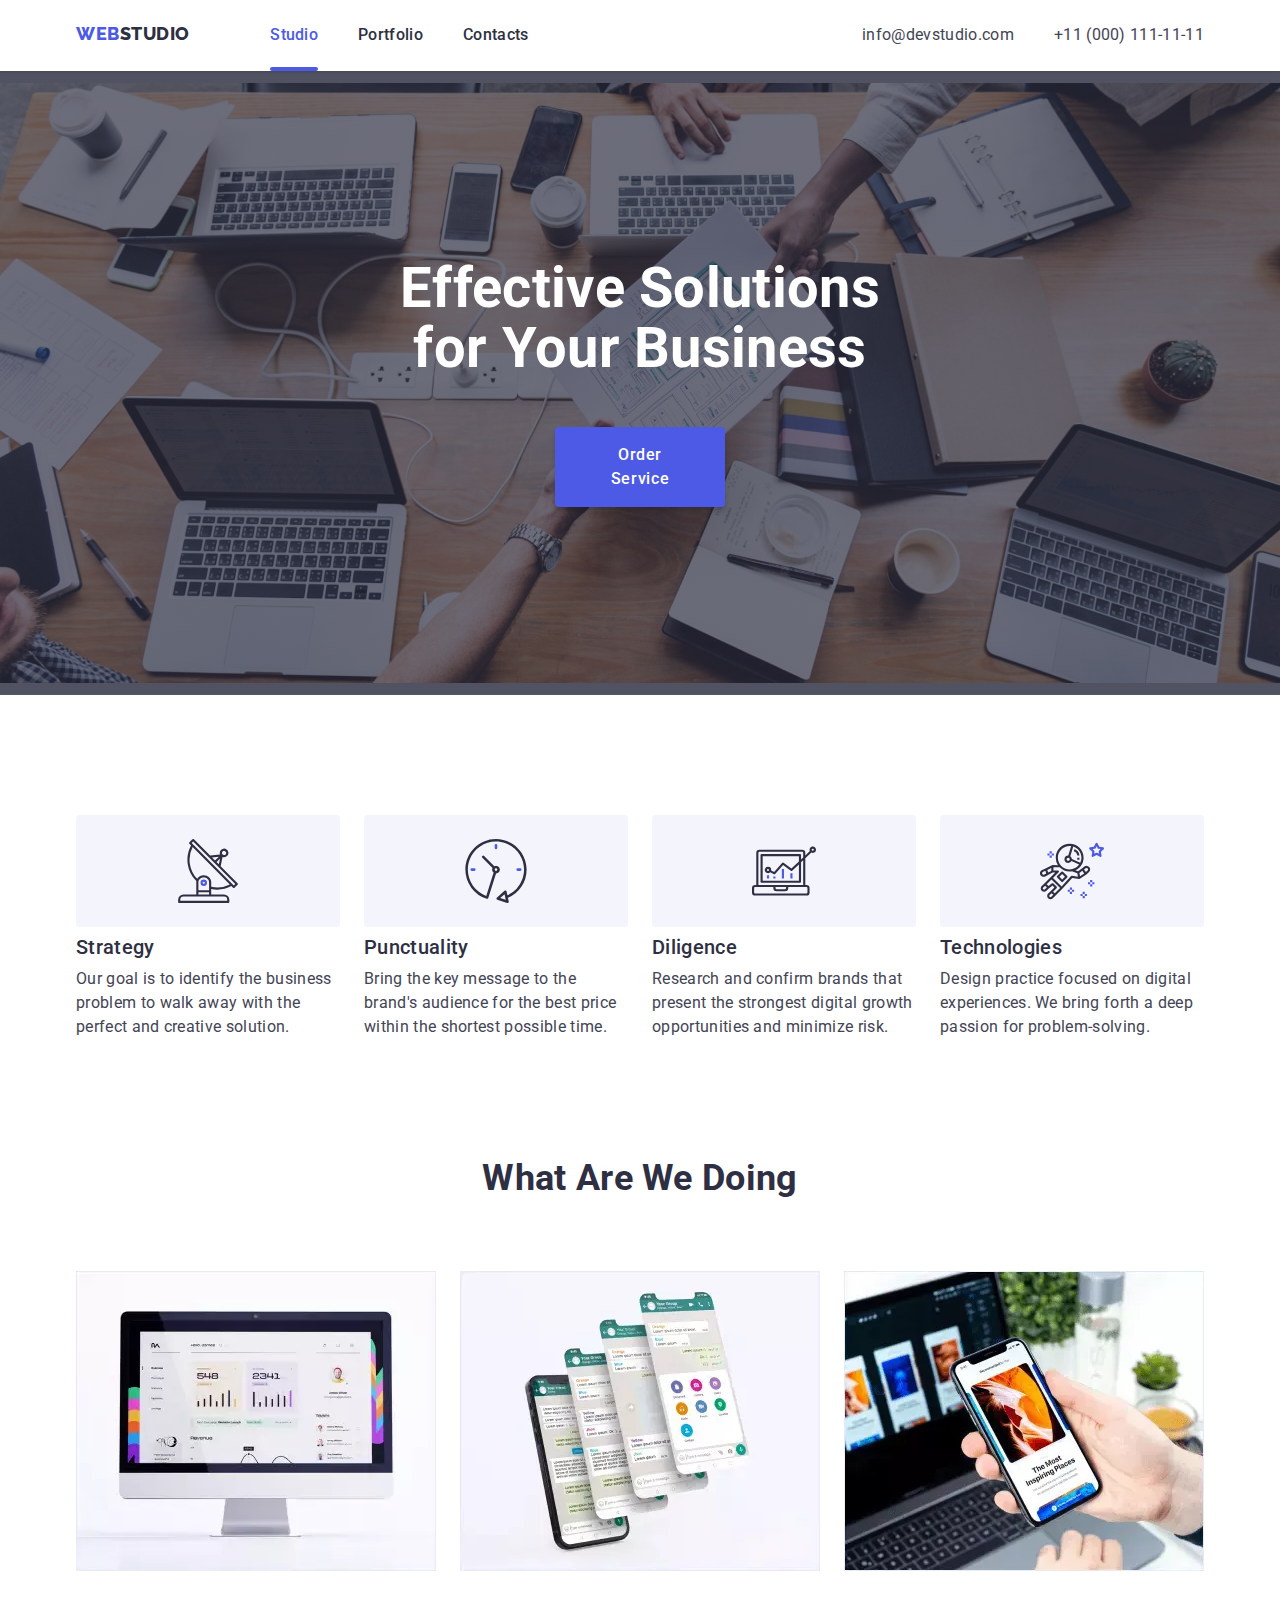
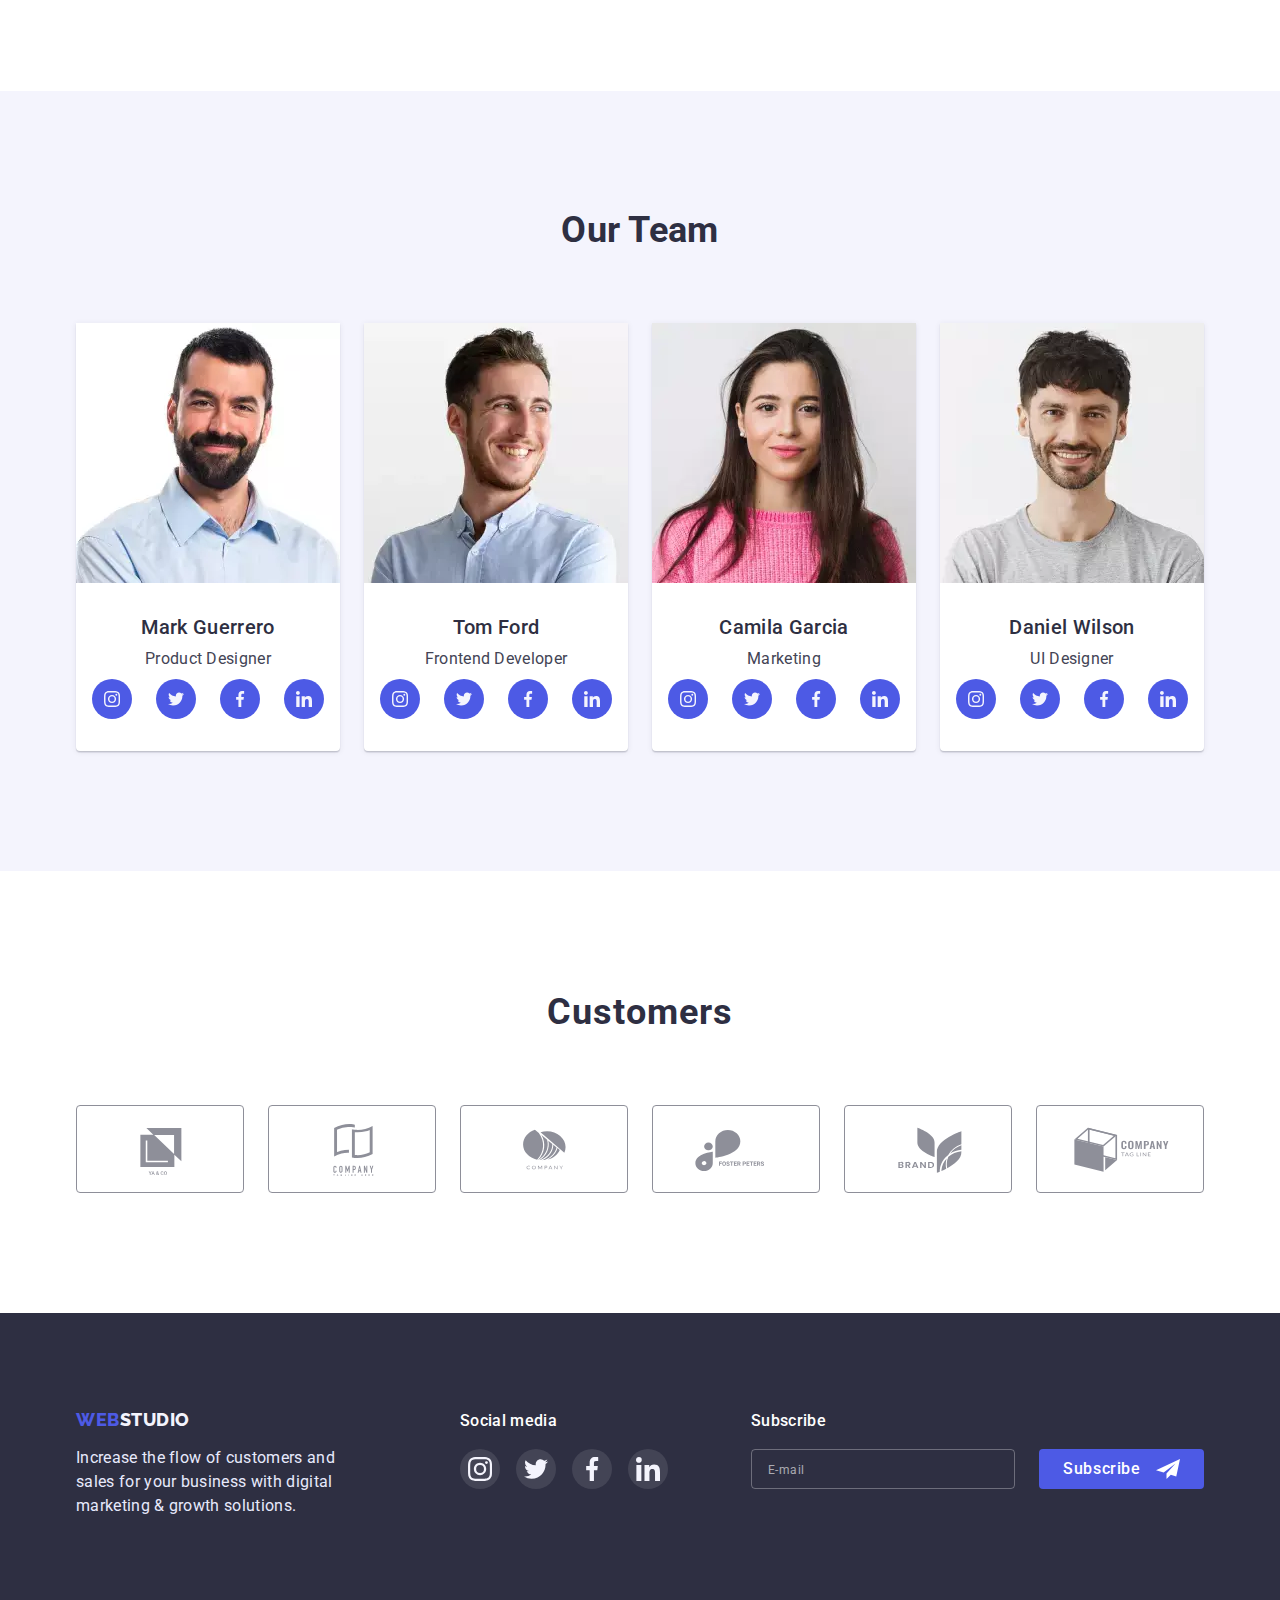
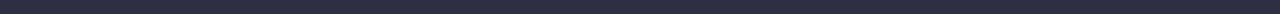
<file: index.html>
<!DOCTYPE html>
<html lang="en">
	<head>
		<meta charset="UTF-8" />
		<meta http-equiv="X-UA-Compatible" content="IE=edge" />
		<meta name="viewport" content="width=device-width, initial-scale=1.0" />
		<title>Web Studio</title>
		<link rel="preconnect" href="https://fonts.googleapis.com" />
		<link rel="preconnect" href="https://fonts.gstatic.com" crossorigin />
		<link rel="preconnect" href="https://fonts.googleapis.com" />
		<link rel="preconnect" href="https://fonts.gstatic.com" crossorigin />
		<link
			href="https://fonts.googleapis.com/css2?family=Raleway:wght@800&family=Roboto:wght@400;500;700&display=swap"
			rel="stylesheet"
		/>
		<link
			rel="stylesheet"
			href="https://cdnjs.cloudflare.com/ajax/libs/modern-normalize/1.1.0/modern-normalize.min.css"
		/>
		<link rel="stylesheet" href="./css/styles.css" />
	</head>
	<body class="js-body-menu">
		<header class="header">
			<div class="header-container container">
				<nav class="main-nav">
					<a href="./index.html" class="logo">web<span class="studio">studio</span></a>

					<ul class="site-nav list">
						<li class="item"><a href="./index.html" class="link current">Studio</a></li>
						<li class="item"><a href="./portfolio.html" class="link">Portfolio</a></li>
						<li class="item"><a href="#" class="link">Contacts</a></li>
					</ul>
				</nav>
				<ul class="auth-nav list">
					<li class="item"><a href="mailto:info@devstudio.com" class="link">info@devstudio.com</a></li>
					<li class="item"><a href="tel:+110001111111" class="link">+11 (000) 111-11-11</a></li>
				</ul>
				<button class="menu-hamburger-button js-open-menu" type="button">
					<svg class="menu-hamburger-icon" width="32" height="22">
						<use href="./images/symbol-defs.svg#icon-hamburger-menu"></use>
					</svg>
				</button>

				<div class="mobile-menu-container js-menu-container">
					<ul class="mobile-site-nav list">
						<li class="item"><a href="./index.html" class="link current">Studio</a></li>
						<li class="item"><a href="./portfolio.html" class="link">Portfolio</a></li>
						<li class="item"><a href="#" class="link">Contacts</a></li>
					</ul>
					<ul class="mobile-auth-nav list">
						<li class="item"><a href="tel:+110001111111" class="tel link">+11 (000) 111-11-11</a></li>
						<li class="item"><a href="mailto:info@devstudio.com" class="email link">info@devstudio.com</a></li>
					</ul>
					<ul class="mobile-menu-cocial-list list">
						<li class="mobile-menu-social-list-item">
							<a href="#" class="mobile-menu-social-list-link link">
								<svg class="mobile-menu_social-link_item-icon" width="24" height="24">
									<use href="./images/symbol-defs.svg#instagram"></use>
								</svg>
							</a>
						</li>
						<li class="mobile-menu-social-list-item">
							<a href="#" class="mobile-menu-social-list-link link">
								<svg class="mobile-menu_social-link_item-icon" width="24" height="24">
									<use href="./images/symbol-defs.svg#twitter"></use>
								</svg>
							</a>
						</li>
						<li class="mobile-menu-social-list-item">
							<a href="#" class="mobile-menu-social-list-link link">
								<svg class="mobile-menu_social-link_item-icon" width="24" height="24">
									<use href="./images/symbol-defs.svg#facebook"></use>
								</svg>
							</a>
						</li>
						<li class="mobile-menu-social-list-item">
							<a href="#" class="mobile-menu-social-list-link link">
								<svg class="mobile-menu_social-link_item-icon" width="24" height="24">
									<use href="./images/symbol-defs.svg#linkedin"></use>
								</svg>
							</a>
						</li>
					</ul>
					<button type="button" class="mobile-menu-close-button js-close-menu">
						<svg class="modal-close-btn-icon" width="8" height="8">
							<use href="./images/symbol-defs.svg#close"></use>
						</svg>
					</button>
				</div>
			</div>
		</header>

		<main>
			<!-- Order section -->
			<section class="order">
				<div class="container">
					<h1 class="order-title title">Effective Solutions for Your Business</h1>
					<button type="button" class="order-button button" data-modal-open>Order Service</button>
				</div>
			</section>
			<!-- Advantages -->
			<section class="advantages section">
				<div class="container">
					<h2 class="section-title visually-hidden">Our advantages</h2>
					<ul class="advantage-list list">
						<li class="item">
							<div class="advantages-icon">
								<svg width="64" height="64">
									<use href="./images/symbol-defs.svg#antenna"></use>
								</svg>
							</div>
							<h3 class="title">Strategy</h3>
							<p class="text"
								>Our goal is to identify the business problem to walk away with the perfect and creative solution.</p
							>
						</li>
						<li class="item">
							<div class="advantages-icon">
								<svg width="64" height="64">
									<use href="./images/symbol-defs.svg#clock"></use>
								</svg>
							</div>
							<h3 class="title">Punctuality</h3>
							<p class="text"
								>Bring the key message to the brand's audience for the best price within the shortest possible time.</p
							>
						</li>
						<li class="item">
							<div class="advantages-icon">
								<svg width="64" height="64">
									<use href="./images/symbol-defs.svg#diagram"></use>
								</svg>
							</div>
							<h3 class="title">Diligence</h3>
							<p class="text">
								Research and confirm brands that present the strongest digital growth opportunities and minimize risk.
							</p>
						</li>
						<li class="item">
							<div class="advantages-icon">
								<svg width="64" height="64">
									<use href="./images/symbol-defs.svg#astronaut"></use>
								</svg>
							</div>
							<h3 class="title">Technologies</h3>
							<p class="text"
								>Design practice focused on digital experiences. We bring forth a deep passion for problem-solving.</p
							>
						</li>
					</ul>
				</div>
			</section>
			<!-- Work examples -->
			<section class="work section">
				<div class="container">
					<h2 class="section-title">what are we doing</h2>
					<ul class="work-list list">
						<li class="item">
							<picture>
								<source srcset="./images/web.webp 1x, ./images/web@2x.webp 2x" type="image/webp" />
								<source srcset="./images/web.jpg 1x, ./images/web@2x.jpg 2x" type="image/jpg" />
								<img src="./images/web.jpg" alt="Web development" width="360" />
							</picture>
						</li>
						<li class="item">
							<picture>
								<source srcset="./images/applications.webp 1x, ./images/applications@2x.webp 2x" type="image/webp" />
								<source srcset="./images/applications.jpg 1x, ./images/applications@2x.jpg 2x" type="image/jpg" />
								<img src="./images/applications.jpg" alt="Mobile application development" width="360" />
							</picture>
						</li>
						<li class="item">
							<picture>
								<source srcset="./images/mobile.webp 1x, ./images/mobile@2x.webp 2x" type="image/webp" />
								<source srcset="./images/mobile.jpg 1x, ./images/mobile@2x.jpg 2x" type="image/jpg" />
								<img src="./images/mobile.jpg" alt="Mobile phone adaptation" width="360" />
							</picture>
						</li>
					</ul>
				</div>
			</section>
			<!-- Team -->
			<section class="team section">
				<div class="container">
					<h2 class="section-title">our team</h2>
					<ul class="team-list list">
						<li class="item">
							<picture>
								<source
									srcset="./images/product_designer.webp 1x, ./images/product_designer@2x.webp 2x"
									type="image/webp"
								/>
								<source
									srcset="./images/product_designer.jpg 1x, ./images/product_designer@2x.jpg 2x"
									type="image/jpg"
								/>
								<img src="./images/product_designer.jpg" alt="Product Designer" width="264" />
							</picture>
							<div class="card">
								<h3 class="title">Mark Guerrero</h3>
								<p class="text">Product Designer</p>
								<ul class="social-list list">
									<li class="social-item link">
										<a class="social-link" href="#">
											<svg width="16" height="16">
												<use href="./images/symbol-defs.svg#instagram"></use>
											</svg>
										</a>
									</li>
									<li class="social-item link">
										<a class="social-link" href="#">
											<svg width="16" height="16">
												<use href="./images/symbol-defs.svg#twitter"></use>
											</svg>
										</a>
									</li>
									<li class="social-item link">
										<a class="social-link" href="#">
											<svg width="16" height="16">
												<use href="./images/symbol-defs.svg#facebook"></use>
											</svg>
										</a>
									</li>
									<li class="social-item link">
										<a class="social-link" href="#">
											<svg width="16" height="16">
												<use href="./images/symbol-defs.svg#linkedin"></use>
											</svg>
										</a>
									</li>
								</ul>
							</div>
						</li>
						<li class="item">
							<picture>
								<source
									srcset="./images/frontend_developer.webp 1x, ./images/frontend_developer@2x.webp 2x"
									type="image/webp"
								/>
								<source
									srcset="./images/frontend_developer.jpg 1x, ./images/frontend_developer@2x.jpg 2x"
									type="image/jpg"
								/>
								<img src="./images/frontend_developer.jpg" alt="Frontend Developer" width="264" />
							</picture>
							<div class="card">
								<h3 class="title">Tom Ford</h3>
								<p class="text">Frontend Developer</p>
								<ul class="social-list list">
									<li class="social-item link">
										<a class="social-link" href="#">
											<svg width="16" height="16">
												<use href="./images/symbol-defs.svg#instagram"></use>
											</svg>
										</a>
									</li>
									<li class="social-item link">
										<a class="social-link" href="#">
											<svg width="16" height="16">
												<use href="./images/symbol-defs.svg#twitter"></use>
											</svg>
										</a>
									</li>
									<li class="social-item link">
										<a class="social-link" href="#">
											<svg width="16" height="16">
												<use href="./images/symbol-defs.svg#facebook"></use>
											</svg>
										</a>
									</li>
									<li class="social-item link">
										<a class="social-link" href="#">
											<svg width="16" height="16">
												<use href="./images/symbol-defs.svg#linkedin"></use>
											</svg>
										</a>
									</li>
								</ul>
							</div>
						</li>
						<li class="item">
							<picture>
								<source srcset="./images/marketing.webp 1x, ./images/marketing@2x.webp 2x" type="image/webp" />
								<source srcset="./images/marketing.jpg 1x, ./images/marketing@2x.jpg 2x" type="image/jpg" />
								<img src="./images/marketing.jpg" alt="Marketer" width="264" />
							</picture>
							<div class="card">
								<h3 class="title">Camila Garcia</h3>
								<p class="text">Marketing</p>
								<ul class="social-list list">
									<li class="social-item link">
										<a class="social-link" href="#">
											<svg width="16" height="16">
												<use href="./images/symbol-defs.svg#instagram"></use>
											</svg>
										</a>
									</li>
									<li class="social-item link">
										<a class="social-link" href="#">
											<svg width="16" height="16">
												<use href="./images/symbol-defs.svg#twitter"></use>
											</svg>
										</a>
									</li>
									<li class="social-item link">
										<a class="social-link" href="#">
											<svg width="16" height="16">
												<use href="./images/symbol-defs.svg#facebook"></use>
											</svg>
										</a>
									</li>
									<li class="social-item link">
										<a class="social-link" href="#">
											<svg width="16" height="16">
												<use href="./images/symbol-defs.svg#linkedin"></use>
											</svg>
										</a>
									</li>
								</ul>
							</div>
						</li>
						<li class="item">
							<picture>
								<source srcset="./images/ui_designer.webp 1x, ./images/ui_designer@2x.webp 2x" type="image/webp" />
								<source srcset="./images/ui_designer.jpg 1x, ./images/mui_designer2x.jpg 2x" type="image/jpg" />
								<img src="./images/ui_designer.jpg" alt="User Interface Designer" width="264" />
							</picture>
							<div class="card">
								<h3 class="title">Daniel Wilson</h3>
								<p class="text">UI Designer</p>
								<ul class="social-list list">
									<li class="social-item link">
										<a class="social-link" href="#">
											<svg width="16" height="16">
												<use href="./images/symbol-defs.svg#instagram"></use>
											</svg>
										</a>
									</li>
									<li class="social-item link">
										<a class="social-link" href="#">
											<svg width="16" height="16">
												<use href="./images/symbol-defs.svg#twitter"></use>
											</svg>
										</a>
									</li>
									<li class="social-item link">
										<a class="social-link" href="#">
											<svg width="16" height="16">
												<use href="./images/symbol-defs.svg#facebook"></use>
											</svg>
										</a>
									</li>
									<li class="social-item link">
										<a class="social-link" href="#">
											<svg width="16" height="16">
												<use href="./images/symbol-defs.svg#linkedin"></use>
											</svg>
										</a>
									</li>
								</ul>
							</div>
						</li>
					</ul>
				</div>
			</section>
			<!-- Customers section  -->
			<section class="customers">
				<div class="container">
					<h2 class="section-title">Customers</h2>
					<ul class="customer-list list">
						<li class="customer-item">
							<a href="#" class="customer-link link">
								<svg class="customer-icon" width="104" height="56">
									<use href="./images/symbol-defs.svg#logo1"></use>
								</svg>
							</a>
						</li>
						<li class="customer-item">
							<a href="#" class="customer-link link">
								<svg class="customer-icon" width="104" height="56">
									<use href="./images/symbol-defs.svg#logo2"></use>
								</svg>
							</a>
						</li>
						<li class="customer-item">
							<a href="#" class="customer-link link">
								<svg class="customer-icon" width="104" height="56">
									<use href="./images/symbol-defs.svg#logo3"></use>
								</svg>
							</a>
						</li>
						<li class="customer-item">
							<a href="#" class="customer-link link">
								<svg class="customer-icon" width="104" height="56">
									<use href="./images/symbol-defs.svg#logo4"></use>
								</svg>
							</a>
						</li>
						<li class="customer-item">
							<a href="#" class="customer-link link">
								<svg class="customer-icon" width="104" height="56">
									<use href="./images/symbol-defs.svg#logo5"></use>
								</svg>
							</a>
						</li>
						<li class="customer-item">
							<a href="#" class="customer-link link">
								<svg class="customer-icon" width="104" height="56">
									<use href="./images/symbol-defs.svg#logo6"></use>
								</svg>
							</a>
						</li>
					</ul>
				</div>
			</section>
		</main>
		<!-- footer  -->
		<footer class="footer">
			<div class="container">
				<div class="footer-main">
					<a href="./index.html" class="logo">web<span class="studio-logo-footer">studio</span></a>
					<p class="text"
						>Increase the flow of customers and sales for your business with digital marketing & growth solutions.</p
					>
				</div>
				<div class="social-media">
					<p class="social-media-title">Social media</p>
					<ul class="social-media-list list">
						<li class="social-media-item">
							<a href="#" class="social-media-link">
								<svg class="social-media-icon" width="24" height="24">
									<use href="./images/symbol-defs.svg#instagram"></use>
								</svg>
							</a>
						</li>
						<li class="social-media-item">
							<a href="#" class="social-media-link">
								<svg class="social-media-icon" width="24" height="24">
									<use href="./images/symbol-defs.svg#twitter"></use>
								</svg>
							</a>
						</li>
						<li class="social-media-item">
							<a href="#" class="social-media-link">
								<svg class="social-media-icon" width="24" height="24">
									<use href="./images/symbol-defs.svg#facebook"></use>
								</svg>
							</a>
						</li>
						<li class="social-media-item">
							<a href="#" class="social-media-link">
								<svg class="social-media-icon" width="24" height="24">
									<use href="./images/symbol-defs.svg#linkedin"></use>
								</svg>
							</a>
						</li>
					</ul>
				</div>
				<div class="subscribe-block">
					<p class="subscribe-title">Subscribe</p>
					<form class="subscribe-form-wrap">
						<label class="subscribe-form-label">
							<input
								type="email"
								name="subscriber_email"
								class="subscribe-form-input"
								placeholder="E-mail"
								autocomplete="off"
							/>
						</label>
						<button class="subscribe-form-submit" type="submit"
							>Subscribe
							<svg class="subscribe-submit-icon" width="24" height="24">
								<use href="./images/symbol-defs.svg#icon-send"></use>
							</svg>
						</button>
					</form>
				</div>
			</div>
		</footer>
		<!-- modal window -->
		<div class="backdrop is-hidden" data-modal>
			<div class="modal">
				<button type="button" class="modal-close-button" data-modal-close>
					<svg class="modal-close-btn-icon" width="8" height="8">
						<use href="./images/symbol-defs.svg#close"></use>
					</svg>
				</button>
				<p class="modal-legend text">Leave your contacts and we will call you back</p>
				<!-- modal-form -->
				<form class="modal-form">
					<label class="modal-form-label">
						<span class="modal-form-label-text">Name</span>
						<span class="modal-form-inpit-wrap">
							<input
								type="text"
								name="user_name"
								class="modal-form-input"
								minlength="2"
								required
								autocomplete="off"
								pattern="[a-zA-Zа-яА-Я]+$"
							/>
							<svg class="modal-form-input-icon" width="18" height="18">
								<use class="modal-input-svg" href="./images/symbol-defs.svg#person"></use>
							</svg>
						</span>
					</label>
					<label class="modal-form-label"
						><span class="modal-form-label-text">Phone</span>
						<span class="modal-form-inpit-wrap">
							<input
								type="tel"
								name="user_phone"
								class="modal-form-input"
								required
								pattern="[0-9]{3}-[0-9]{3}-[0-9]{4}"
								title="Number format: xxx-xxx-xxxx"
								autocomplete="off"
							/>
							<svg class="modal-form-input-icon" width="18" height="24">
								<use class="modal-input-svg" href="./images/symbol-defs.svg#phone"></use>
							</svg>
						</span>
					</label>
					<label class="modal-form-label">
						<span class="modal-form-label-text">Email</span>
						<span class="modal-form-inpit-wrap">
							<input type="email" name="user-email" class="modal-form-input" autocomplete="off" />
							<svg class="modal-form-input-icon" width="18" height="24">
								<use class="modal-input-svg" href="./images/symbol-defs.svg#email"></use>
							</svg>
						</span>
					</label>
					<label class="modal-form-label">
						<span class="modal-form-label-text">Comment</span>
						<textarea name="user_message" class="modal-form-message" placeholder="Text input"></textarea>
					</label>
					<span class="user-policy-wrap">
						<input
							type="checkbox"
							name="modal_sheck"
							id="user-policy"
							class="modal-form-check visually-hidden"
							required
						/>
						<label for="user-policy" class="modal-form-check-label">
							<span class="modal-form-policy-text">I accept the terms and conditions of the</span>
						</label>
						<a href="#" class="privasy-policy-link">Privacy Policy</a>
						<svg class="user-policy-check-icon" width="16" height="16">
							<use href="./images/symbol-defs.svg#click" class="user-policy-check-svg"></use>
						</svg>
					</span>
					<button class="modal-form-submit" type="submit">Send</button>
				</form>
			</div>
		</div>
		<script src="./js/modal.js"></script>
		<script src="./js/mobile-menu.js"></script>
	</body>
</html>
</file>
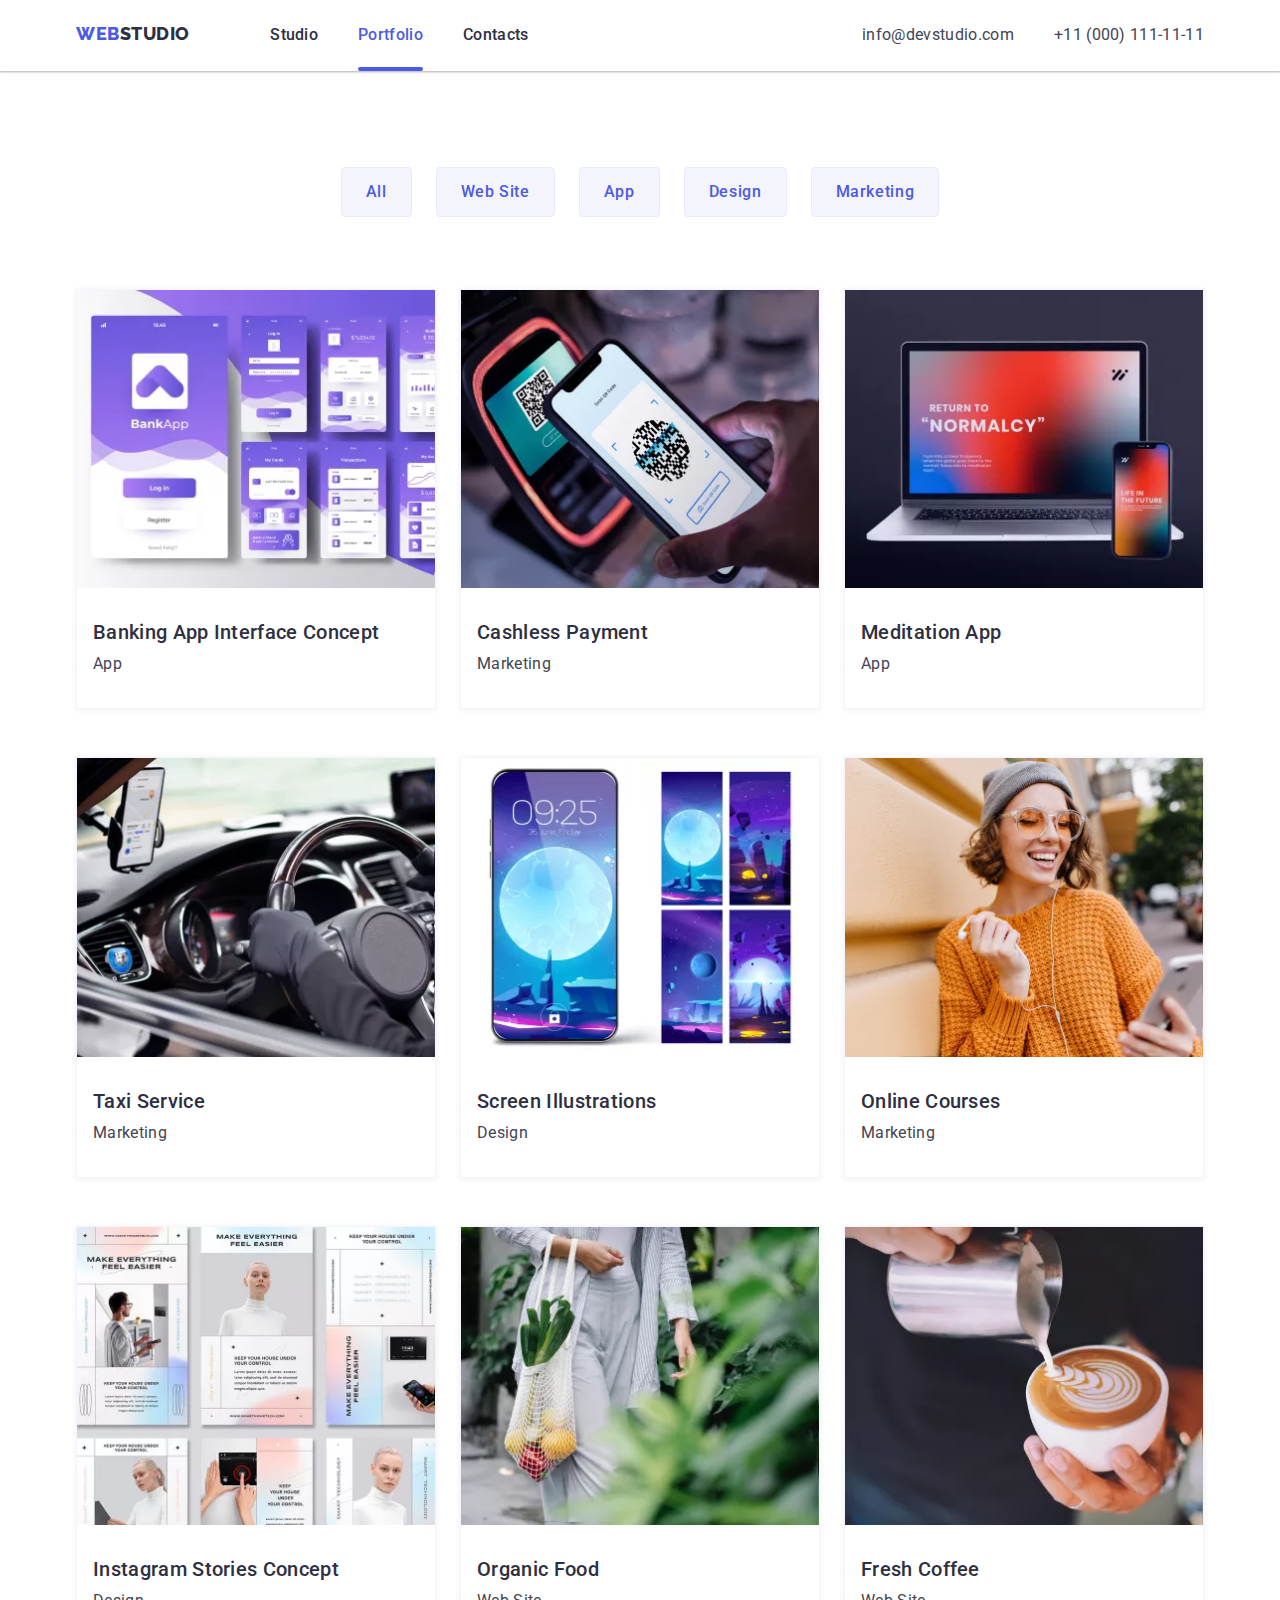
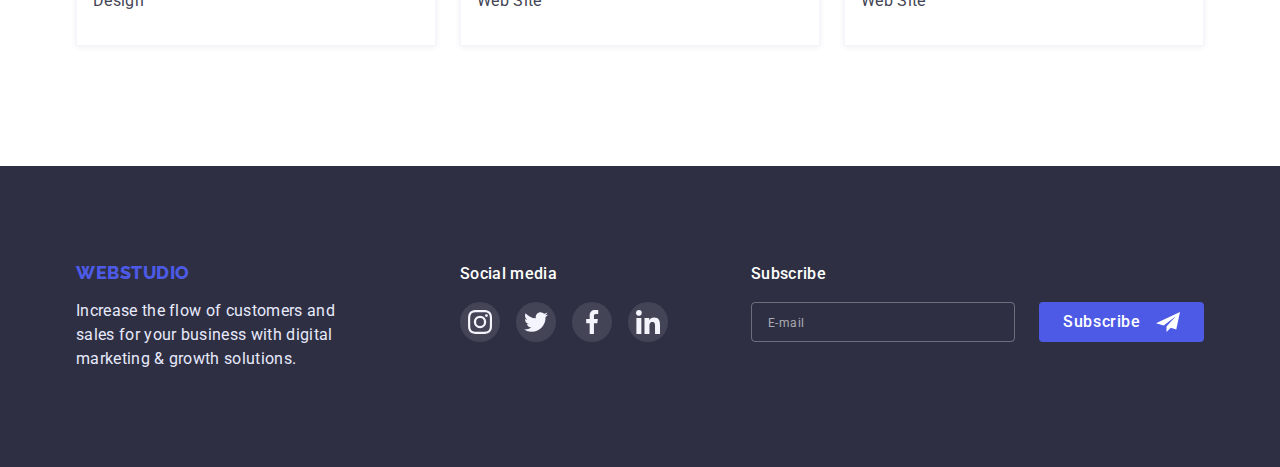
<file: portfolio.html>
<!DOCTYPE html>
<html lang="en">
	<head>
		<meta charset="UTF-8" />
		<meta http-equiv="X-UA-Compatible" content="IE=edge" />
		<meta name="viewport" content="width=device-width, initial-scale=1.0" />
		<title>Web Studio</title>
		<link rel="preconnect" href="https://fonts.googleapis.com" />
		<link rel="preconnect" href="https://fonts.gstatic.com" crossorigin />
		<link
			href="https://fonts.googleapis.com/css2?family=Raleway:wght@800&family=Roboto:wght@400;500;700&display=swap"
			rel="stylesheet"
		/>
		<link
			rel="stylesheet"
			href="https://cdnjs.cloudflare.com/ajax/libs/modern-normalize/1.1.0/modern-normalize.min.css"
		/>
		<link rel="stylesheet" href="./css/styles.css" />
	</head>
	<body class="js-body-menu">
		<header class="header">
			<div class="header-container container">
				<nav class="main-nav">
					<a href="./index.html" class="logo">web<span class="studio">studio</span></a>

					<ul class="site-nav list">
						<li class="item"><a href="./index.html" class="link">Studio</a></li>
						<li class="item"><a href="./portfolio.html" class="link current">Portfolio</a></li>
						<li class="item"><a href="#" class="link">Contacts</a></li>
					</ul>
				</nav>
				<ul class="auth-nav list">
					<li class="item"><a href="mailto:info@devstudio.com" class="link">info@devstudio.com</a></li>
					<li class="item"><a href="tel:+110001111111" class="link">+11 (000) 111-11-11</a></li>
				</ul>
				<button class="menu-hamburger-button js-open-menu" type="button">
					<svg class="menu-hamburger-icon" width="32" height="22">
						<use href="./images/symbol-defs.svg#icon-hamburger-menu"></use>
					</svg>
				</button>

				<div class="mobile-menu-container js-menu-container">
					<ul class="mobile-site-nav list">
						<li class="item"><a href="./index.html" class="link">Studio</a></li>
						<li class="item"><a href="./portfolio.html" class="link current">Portfolio</a></li>
						<li class="item"><a href="#" class="link">Contacts</a></li>
					</ul>
					<ul class="mobile-auth-nav list">
						<li class="item"><a href="tel:+110001111111" class="tel link">+11 (000) 111-11-11</a></li>
						<li class="item"><a href="mailto:info@devstudio.com" class="email link">info@devstudio.com</a></li>
					</ul>
					<ul class="mobile-menu-cocial-list list">
						<li class="mobile-menu-social-list-item">
							<a href="#" class="mobile-menu-social-list-link link">
								<svg class="mobile-menu_social-link_item-icon" width="24" height="24">
									<use href="./images/symbol-defs.svg#instagram"></use>
								</svg>
							</a>
						</li>
						<li class="mobile-menu-social-list-item">
							<a href="#" class="mobile-menu-social-list-link link">
								<svg class="mobile-menu_social-link_item-icon" width="24" height="24">
									<use href="./images/symbol-defs.svg#twitter"></use>
								</svg>
							</a>
						</li>
						<li class="mobile-menu-social-list-item">
							<a href="#" class="mobile-menu-social-list-link link">
								<svg class="mobile-menu_social-link_item-icon" width="24" height="24">
									<use href="./images/symbol-defs.svg#facebook"></use>
								</svg>
							</a>
						</li>
						<li class="mobile-menu-social-list-item">
							<a href="#" class="mobile-menu-social-list-link link">
								<svg class="mobile-menu_social-link_item-icon" width="24" height="24">
									<use href="./images/symbol-defs.svg#linkedin"></use>
								</svg>
							</a>
						</li>
					</ul>
					<button type="button" class="mobile-menu-close-button js-close-menu">
						<svg class="modal-close-btn-icon" width="8" height="8">
							<use href="./images/symbol-defs.svg#close"></use>
						</svg>
					</button>
				</div>
			</div>
		</header>

		<main>
			<!-- Portfolio section -->
			<section class="portfolio-section">
				<div class="container">
					<h1 class="portfolio-title visually-hidden">Portfolio</h1>

					<ul class="button-list list">
						<li class="item"><button type="button" class="button">All</button></li>
						<li class="item"><button type="button" class="button">Web Site</button></li>
						<li class="item"><button type="button" class="button">App</button></li>
						<li class="item"><button type="button" class="button">Design</button></li>
						<li class="item"><button type="button" class="button">Marketing</button></li>
					</ul>

					<ul class="portfolio-list list">
						<li class="item">
							<a href="#" class="link">
								<div class="overlay">
									<picture>
										<source
											media="(min-width: 768px)"
											srcset="./images/banking-app-desc.webp 1x, ./images/banking-app-desc@2x.webp 2x"
											type="image/webp"
										/>
										<source
											media="(min-width: 768px)"
											srcset="./images/banking-app-desc.jpg 1x, ./images/banking-app-desc@2x.jpg 2x"
											type="image/jpg"
										/>
										<source
											media="(min-width: 320px)"
											srcset="./images/banking-app-mobile.webp 1x, ./images/banking-app-mobile@2x.webp 2x"
											type="image/webp"
										/>
										<source
											media="(min-width: 320px)"
											srcset="./images/banking-app-mobile.jpg 1x, ./images/banking-app-mobile@2x.jpg 2x"
											type="image/jpg"
										/>
										<img src="./images/banking-app-mobile.jpg" alt="images with banking app interface" />
									</picture>

									<p class="overlay-text">
										14 Stylish and User-Friendly App Design Concepts · Task Manager App · Calorie Tracker App · Exotic
										Fruit Ecommerce App · Cloud Storage App
									</p>
								</div>

								<div class="card">
									<h2 class="title">Banking App Interface Concept</h2>
									<p class="text">App</p>
								</div>
							</a>
						</li>
						<li class="item">
							<a href="#" class="link">
								<div class="overlay">
									<picture>
										<source
											media="(min-width: 768px)"
											srcset="./images/cashless-payment-desc.webp 1x, ./images/cashless-payment-desc@2x.webp 2x"
											type="image/webp"
										/>
										<source
											media="(min-width: 768px)"
											srcset="./images/cashless-payment-desc.jpg 1x, ./images/cashless-payment-desc@2x.jpg 2x"
											type="image/jpg"
										/>
										<source
											media="(min-width: 320px)"
											srcset="./images/cashless-payment-mobile.webp 1x, ./images/cashless-payment-mobile@2x.webp 2x"
											type="image/webp"
										/>
										<source
											media="(min-width: 320px)"
											srcset="./images/cashless-payment-mobile.jpg 1x, ./images/cashless-payment-mobile@2x.jpg 2x"
											type="image/jpg"
										/>
										<img src="./images/cashless-payment-mobile.jpg" alt="mobile phone scans the qr code" />
									</picture>

									<p class="overlay-text">
										14 Stylish and User-Friendly App Design Concepts · Task Manager App · Calorie Tracker App · Exotic
										Fruit Ecommerce App · Cloud Storage App
									</p>
								</div>
								<div class="card">
									<h2 class="title">Cashless Payment</h2>
									<p class="text">Marketing</p>
								</div>
							</a>
						</li>
						<li class="item">
							<a href="#" class="link">
								<div class="overlay">
									<picture>
										<source
											media="(min-width: 768px)"
											srcset="./images/meditation-app-desc.webp 1x, ./images/meditation-app-desc@2x.webp 2x"
											type="image/webp"
										/>
										<source
											media="(min-width: 768px)"
											srcset="./images/meditation-app-desc.jpg 1x, ./images/meditation-app-desc@2x.jpg 2x"
											type="image/jpg"
										/>
										<source
											media="(min-width: 320px)"
											srcset="./images/meditation-app-mobile.webp 1x, ./images/meditation-app-mobile@2x.webp 2x"
											type="image/webp"
										/>
										<source
											media="(min-width: 320px)"
											srcset="./images/meditation-app-mobile.jpg 1x, ./images/meditation-app-mobile@2x.jpg 2x"
											type="image/jpg"
										/>
										<img src="./images/meditation-app-mobile.jpg" alt="laptop with cell phone" />
									</picture>

									<p class="overlay-text">
										14 Stylish and User-Friendly App Design Concepts · Task Manager App · Calorie Tracker App · Exotic
										Fruit Ecommerce App · Cloud Storage App
									</p>
								</div>
								<div class="card">
									<h2 class="title">Meditation App</h2>
									<p class="text">App</p>
								</div>
							</a>
						</li>
						<li class="item">
							<a href="#" class="link">
								<div class="overlay">
									<picture>
										<source
											media="(min-width: 768px)"
											srcset="./images/taxi-service-desc.webp 1x, ./images/taxi-service-desc@2x.webp 2x"
											type="image/webp"
										/>
										<source
											media="(min-width: 768px)"
											srcset="./images/taxi-service-desc.jpg 1x, ./images/taxi-service-desc@2x.jpg 2x"
											type="image/jpg"
										/>
										<source
											media="(min-width: 320px)"
											srcset="./images/taxi-service-mobile.webp 1x, ./images/taxi-service-mobile@2x.webp 2x"
											type="image/webp"
										/>
										<source
											media="(min-width: 320px)"
											srcset="./images/taxi-service-mobile.jpg 1x, ./images/taxi-service-mobile@2x.jpg 2x"
											type="image/jpg"
										/>
										<img src="./images/taxi-service-mobile.jpg" alt="steering wheel" />
									</picture>

									<p class="overlay-text">
										14 Stylish and User-Friendly App Design Concepts · Task Manager App · Calorie Tracker App · Exotic
										Fruit Ecommerce App · Cloud Storage App
									</p>
								</div>
								<div class="card">
									<h2 class="title">Taxi Service</h2>
									<p class="text">Marketing</p>
								</div>
							</a>
						</li>
						<li class="item">
							<a href="#" class="link">
								<div class="overlay">
									<picture>
										<source
											media="(min-width: 768px)"
											srcset="./images/screen-illustrations-desc.webp 1x, ./images/screen-illustrations-desc@2x.webp 2x"
											type="image/webp"
										/>
										<source
											media="(min-width: 768px)"
											srcset="./images/screen-illustrations-desc.jpg 1x, ./images/screen-illustrations-desc@2x.jpg 2x"
											type="image/jpg"
										/>
										<source
											media="(min-width: 320px)"
											srcset="
												./images/screen-illustrations-mobile.webp    1x,
												./images/screen-illustrations-mobile@2x.webp 2x
											"
											type="image/webp"
										/>
										<source
											media="(min-width: 320px)"
											srcset="
												./images/screen-illustrations-mobile.jpg    1x,
												./images/screen-illustrations-mobile@2x.jpg 2x
											"
											type="image/jpg"
										/>
										<img src="./images/screen-illustrations-mobile.jpg" alt="mobile phone screen Illustrations" />
									</picture>

									<p class="overlay-text">
										14 Stylish and User-Friendly App Design Concepts · Task Manager App · Calorie Tracker App · Exotic
										Fruit Ecommerce App · Cloud Storage App
									</p>
								</div>
								<div class="card">
									<h2 class="title">Screen Illustrations</h2>
									<p class="text">Design</p>
								</div>
							</a>
						</li>
						<li class="item">
							<a href="#" class="link">
								<div class="overlay">
									<picture>
										<source
											media="(min-width: 768px)"
											srcset="./images/online-courses-desc.webp 1x, ./images/online-courses-desc@2x.webp 2x"
											type="image/webp"
										/>
										<source
											media="(min-width: 768px)"
											srcset="./images/online-courses-desc.jpg 1x, ./images/online-courses-desc@2x.jpg 2x"
											type="image/jpg"
										/>
										<source
											media="(min-width: 320px)"
											srcset="./images/online-courses-mobile.webp 1x, ./images/online-courses-mobile@2x.webp 2x"
											type="image/webp"
										/>
										<source
											media="(min-width: 320px)"
											srcset="./images/online-courses-mobile.jpg 1x, ./images/online-courses-mobile@2x.jpg 2x"
											type="image/jpg"
										/>
										<img src="./images/online-courses-mobile.jpg" alt="smiling girl with mobile phone" />
									</picture>

									<p class="overlay-text">
										14 Stylish and User-Friendly App Design Concepts · Task Manager App · Calorie Tracker App · Exotic
										Fruit Ecommerce App · Cloud Storage App
									</p>
								</div>
								<div class="card">
									<h2 class="title">Online Courses</h2>
									<p class="text">Marketing</p>
								</div>
							</a>
						</li>
						<li class="item">
							<a href="#" class="link">
								<div class="overlay">
									<picture>
										<source
											media="(min-width: 768px)"
											srcset="./images/instagram-stories-desc.webp 1x, ./images/instagram-stories-desc@2x.webp 2x"
											type="image/webp"
										/>
										<source
											media="(min-width: 768px)"
											srcset="./images/instagram-stories-desc.jpg 1x, ./images/instagram-stories-desc@2x.jpg 2x"
											type="image/jpg"
										/>
										<source
											media="(min-width: 320px)"
											srcset="./images/instagram-stories-mobile.webp 1x, ./images/instagram-stories-mobile@2x.webp 2x"
											type="image/webp"
										/>
										<source
											media="(min-width: 320px)"
											srcset="./images/instagram-stories-mobile.jpg 1x, ./images/instagram-stories-mobile@2x.jpg 2x"
											type="image/jpg"
										/>
										<img src="./images/instagram-stories-mobile.jpg" alt="images of instagram stories concepts" />
									</picture>

									<p class="overlay-text">
										14 Stylish and User-Friendly App Design Concepts · Task Manager App · Calorie Tracker App · Exotic
										Fruit Ecommerce App · Cloud Storage App
									</p>
								</div>
								<div class="card">
									<h2 class="title">Instagram Stories Concept</h2>
									<p class="text">Design</p>
								</div>
							</a>
						</li>
						<li class="item">
							<a href="#" class="link">
								<div class="overlay">
									<picture>
										<source
											media="(min-width: 768px)"
											srcset="./images/organic-food-desc.webp 1x, ./images/organic-food-desc@2x.webp 2x"
											type="image/webp"
										/>
										<source
											media="(min-width: 768px)"
											srcset="./images/organic-food-desc.jpg 1x, ./images/organic-food-desc@2x.jpg 2x"
											type="image/jpg"
										/>
										<source
											media="(min-width: 320px)"
											srcset="./images/organic-food-mobile.webp 1x, ./images/organic-food-mobile@2x.webp 2x"
											type="image/webp"
										/>
										<source
											media="(min-width: 320px)"
											srcset="./images/organic-food-mobile.jpg 1x, ./images/organic-food-mobile@2x.jpg 2x"
											type="image/jpg"
										/>
										<img src="./images/organic-food-mobile.jpg" alt="girl with organic food" />
									</picture>

									<p class="overlay-text">
										14 Stylish and User-Friendly App Design Concepts · Task Manager App · Calorie Tracker App · Exotic
										Fruit Ecommerce App · Cloud Storage App
									</p>
								</div>
								<div class="card">
									<h2 class="title">Organic Food</h2>
									<p class="text">Web Site</p>
								</div>
							</a>
						</li>
						<li class="item">
							<a href="#" class="link">
								<div class="overlay">
									<picture>
										<source
											media="(min-width: 768px)"
											srcset="./images/fresh-coffee-desc.webp 1x, ./images/fresh-coffee-desc@2x.webp 2x"
											type="image/webp"
										/>
										<source
											media="(min-width: 768px)"
											srcset="./images/fresh-coffee-desc.jpg 1x, ./images/fresh-coffee-desc@2x.jpg 2x"
											type="image/jpg"
										/>
										<source
											media="(min-width: 320px)"
											srcset="./images/fresh-coffee-mobile.webp 1x, ./images/fresh-coffee-mobile@2x.webp 2x"
											type="image/webp"
										/>
										<source
											media="(min-width: 320px)"
											srcset="./images/fresh-coffee-mobile.jpg 1x, ./images/fresh-coffee-mobile@2x.jpg 2x"
											type="image/jpg"
										/>
										<img src="./images/fresh-coffee-mobile.jpg" alt="cup of fresh coffee" />
									</picture>

									<p class="overlay-text">
										14 Stylish and User-Friendly App Design Concepts · Task Manager App · Calorie Tracker App · Exotic
										Fruit Ecommerce App · Cloud Storage App
									</p>
								</div>
								<div class="card">
									<h2 class="title">Fresh Coffee</h2>
									<p class="text">Web Site</p>
								</div>
							</a>
						</li>
					</ul>
				</div>
			</section>
		</main>
		<!-- footer -->
		<footer class="footer">
			<div class="container">
				<div class="footer-main">
					<a href="./index.html" class="logo">web<span class="studio-footer">studio</span></a>
					<p class="text"
						>Increase the flow of customers and sales for your business with digital marketing & growth solutions.</p
					>
				</div>
				<div class="social-media">
					<p class="social-media-title">Social media</p>
					<ul class="social-media-list list">
						<li class="social-media-item">
							<a href="#" class="social-media-link">
								<svg class="social-media-icon" width="24" height="24">
									<use href="./images/symbol-defs.svg#instagram"></use>
								</svg>
							</a>
						</li>
						<li class="social-media-item">
							<a href="#" class="social-media-link">
								<svg class="social-media-icon" width="24" height="24">
									<use href="./images/symbol-defs.svg#twitter"></use>
								</svg>
							</a>
						</li>
						<li class="social-media-item">
							<a href="#" class="social-media-link">
								<svg class="social-media-icon" width="24" height="24">
									<use href="./images/symbol-defs.svg#facebook"></use>
								</svg>
							</a>
						</li>
						<li class="social-media-item">
							<a href="#" class="social-media-link">
								<svg class="social-media-icon" width="24" height="24">
									<use href="./images/symbol-defs.svg#linkedin"></use>
								</svg>
							</a>
						</li>
					</ul>
				</div>
				<div class="subscribe-block">
					<p class="subscribe-title">Subscribe</p>
					<form class="subscribe-form-wrap">
						<label class="subscribe-form-label">
							<input
								type="email"
								name="subscriber_email"
								class="subscribe-form-input"
								placeholder="E-mail"
								autocomplete="off"
							/>
						</label>
						<button class="subscribe-form-submit" type="submit"
							>Subscribe
							<svg class="subscribe-submit-icon" width="24" height="24">
								<use href="./images/symbol-defs.svg#icon-send"></use>
							</svg>
						</button>
					</form>
				</div>
			</div>
		</footer>
		<script src="./js/mobile-menu.js"></script>
	</body>
</html>
</file>
<file: css/styles.css>
:root {
	--primary-text-color: #434455;
	--primary-background-color: #ffffff;

	--title-text-color: #2e2f42;

	--logo-web-color: #4d5ae5;
	--logo-head-studio-color: #2e2f42;
	--logo-foot-studio-color: #f4f4fd;

	--button-text-color: #4d5ae5;
	--button-bcg-color: #f4f4fd;
	--accent-text-color: #ffffff;
	--accent-color: #4d5ae5;
	--button-click-color: #404bbf;

	--hero-text-color: #ffffff;
	--hero-bcg-color: #2e2f4270;

	--footer-text-color: #e7e9fc;
	--footer-bcg-color: #2e2f42;
	--footer-social-link-color: #ffffff1a;
	--footer-accent-social-link: #31d0aa;

	--team-section-bcg-color: #f4f4fd;
	--advantages-icon-bcg-color: #f4f4fd;

	--icon-bcg-color: #4d5ae5;
	--icon-customer-color: #8e8f99;

	--overlay-text-color: #f4f4fd;

	--backdrop-color: #2e2f4266;
	--modal-form-label-text-color: #8e8f99;
	--modal-form-policy-text-color: #757575;
	--modal-form-input-border-color: #21212133;
	--modal-icon-color: #2e2f42;

	--mobile-menu-link-color: #2e2f42;
}

body {
	font-family: "Roboto", sans-serif;
	line-height: 1.5;
	letter-spacing: 0.02em;

	color: var(--primary-text-color);
	background-color: var(--primary-background-color);
}

body.modal-open {
	overflow: hidden;
}

.list {
	margin-top: 0;
	margin-bottom: 0;
	padding-left: 0;
	list-style: none;
}

.text {
	margin-top: 0;
	margin-bottom: 0;
}

img {
	display: block;
	max-width: 100%;
	height: auto;
}

.link {
	text-decoration: none;
	color: var(--primary-text-color);
}

.visually-hidden {
	position: absolute;
	width: 1px;
	height: 1px;
	margin: -1px;
	border: 0;
	padding: 0;
	white-space: nowrap;
	clip-path: inset(100%);
	clip: rect(0 0 0 0);
	overflow: hidden;
}

/* logo */

.logo {
	padding-top: 24px;
	padding-bottom: 24px;

	font-family: "Raleway", sans-serif;
	font-weight: 800;
	font-size: 18px;
	line-height: 1.33;
	letter-spacing: 0.03em;
	text-transform: uppercase;
	text-decoration: none;
	color: var(--logo-web-color);
}

.studio {
	color: var(--logo-head-studio-color);
}

.title {
	margin-top: 0;
	margin-bottom: 0;

	font-weight: 500;
	font-size: 20px;
	line-height: 1.2;
	color: var(--title-text-color);
}

/* SECTIONS */

.section-title {
	margin-top: 0;
	margin-bottom: 0;

	font-weight: 700;
	font-size: 36px;
	line-height: 1.11;
	text-transform: capitalize;
	color: var(--title-text-color);
}

.work .section-title,
.team .section-title,
.customers .section-title {
	text-align: center;
	margin-bottom: 72px;
}

.advantage-list .title,
.team-list .title,
.card .title {
	margin-bottom: 8px;
}

.advantages,
.customers {
	padding-top: 96px;
	padding-bottom: 96px;
}

.advantage-list,
.work-list,
.team-list,
.social-list {
	column-gap: 24px;
}

/* HEADER SECTION */

.header {
	border-bottom: 1px solid #ffffff;
	box-shadow: 0px 2px 1px rgba(46, 47, 66, 0.08), 0px 1px 1px rgba(46, 47, 66, 0.16), 0px 1px 6px rgba(46, 47, 66, 0.08);
}

.header-container {
	position: relative;
	height: 70px;
	display: flex;
	justify-content: space-between;
	align-items: center;
}

.container {
	padding-left: 16px;
	padding-right: 16px;
	margin-left: auto;
	margin-right: auto;
}

/* ORDER SECTION */

.order {
	max-width: 428px;
	margin-left: auto;
	margin-right: auto;
	padding-top: 112px;
	padding-bottom: 112px;

	background-color: var(--hero-bcg-color);
	background-image: linear-gradient(rgba(46, 47, 66, 0.7), rgba(46, 47, 66, 0.7)),
		url(../images/people-office-mobile-min.jpg);
	background-repeat: no-repeat;
	background-size: 428px;
	background-position: center;
}

@media screen and (min-device-pixel-ratio: 2), (min-resolution: 192dpi), (min-resolution: 2dppx) {
	.order {
		background-image: linear-gradient(rgba(46, 47, 66, 0.7), rgba(46, 47, 66, 0.7)),
			url(../images/people-office-mobile@2x-min.jpg);
	}
}

.order .container {
	padding: 0;
	width: 318px;
	text-align: center;
}

.order-title {
	margin-bottom: 72px;

	font-weight: 700;
	font-size: 36px;
	line-height: 1.11;
	color: var(--hero-text-color);
}

/* portfolio and order buttons */

.button {
	padding: 12px 24px;

	font-family: inherit;
	font-weight: 500;
	font-size: inherit;
	line-height: inherit;
	letter-spacing: 0.04em;
	color: var(--button-text-color);
	background-color: var(--button-bcg-color);
	cursor: pointer;
	border: 1px solid #e7e9fc;
	border-radius: 4px;
	transition: background-color 250ms cubic-bezier(0.4, 0, 0.2, 1), color 250ms cubic-bezier(0.4, 0, 0.2, 1),
		box-shadow 250ms cubic-bezier(0.4, 0, 0.2, 1);
}

.button:hover,
.button:focus {
	color: var(--accent-text-color);
	background-color: var(--accent-color);
	border-color: transparent;
	box-shadow: 0px 3px 1px rgba(0, 0, 0, 0.1), 0px 2px 1px rgba(0, 0, 0, 0.08), 0px 2px 2px rgba(0, 0, 0, 0.12);
}

.order-button {
	width: 170px;
	padding: 16px 32px;
	border: 0;
	box-shadow: 0px 4px 4px rgba(0, 0, 0, 0.15);
	border-radius: 4px;

	color: var(--accent-text-color);
	background-color: var(--button-text-color);

	line-height: 1.5;

	transition: background-color 250ms cubic-bezier(0.4, 0, 0.2, 1), box-shadow 250ms cubic-bezier(0.4, 0, 0.2, 1);
}

.order-button.button:hover {
	box-shadow: 0px 1px 6px rgba(46, 47, 66, 0.08), 0px 1px 1px rgba(46, 47, 66, 0.16), 0px 2px 1px rgba(46, 47, 66, 0.08);
}

.order-button.button:focus,
.order-button.button:active {
	background-color: var(--button-click-color);
	box-shadow: 0px 4px 4px rgba(0, 0, 0, 0.15);
}

/* TEAM SECTION */

.team {
	padding-top: 96px;
	padding-bottom: 128px;

	background-color: var(--team-section-bcg-color);
}

.team-list .item {
	background-color: var(--primary-background-color);
	width: 264px;

	box-shadow: 0px 1px 6px rgba(46, 47, 66, 0.08), 0px 1px 1px rgba(46, 47, 66, 0.16), 0px 2px 1px rgba(46, 47, 66, 0.08);
	border-radius: 0px 0px 4px 4px;
}

.team-list .text {
	margin-bottom: 8px;
}

.team .card {
	padding: 32px 16px;
	text-align: center;
}

.social-list {
	display: flex;
	justify-content: center;
}

.social-link {
	display: flex;
	justify-content: center;
	align-items: center;
	height: 40px;
	width: 40px;
	background-color: var(--icon-bcg-color);
	border-radius: 50%;
	transition: background-color 250ms cubic-bezier(0.4, 0, 0.2, 1);
}

.social-link:hover,
.social-link:focus {
	background-color: var(--footer-accent-social-link);
}

/* CUSTOMER SECTION */

.customers .section-title {
	line-height: 1.17;
	letter-spacing: 0.03em;
}

.customer-list {
	display: flex;
	flex-wrap: wrap;
	justify-content: center;
	column-gap: 16px;
	row-gap: 72px;
}

.customer-link {
	display: flex;
	justify-content: center;
	align-items: center;
	width: 168px;
	height: 88px;
	border: 1px solid var(--icon-customer-color);
	border-radius: 4px;

	transition: border-color 250ms cubic-bezier(0.4, 0, 0.2, 1);
}

.customer-icon {
	fill: var(--icon-customer-color);
	transition: fill 250ms cubic-bezier(0.4, 0, 0.2, 1);
}

.customer-link:hover,
.customer-link:focus {
	border-color: var(--accent-color);
}

.customer-link:hover .customer-icon,
.customer-link:focus .customer-icon {
	fill: var(--accent-color);
}

/* FOOTER */

.footer {
	padding-top: 96px;
	padding-bottom: 96px;

	color: var(--footer-text-color);
	background-color: var(--footer-bcg-color);
}

.footer .container {
	display: flex;
}

.studio-logo-footer {
	color: var(--logo-foot-studio-color);
}

.footer .logo {
	margin-bottom: 16px;
	line-height: 1.17;
}

.footer-main {
	display: flex;
	flex-direction: column;
	width: 264px;
}

.footer-main .logo {
	padding-top: 0;
	padding-bottom: 0;
}

.social-media-title,
.subscribe-title {
	margin-top: 0;
	margin-bottom: 16px;
	font-weight: 500;
	font-size: 16px;
	line-height: 1.5;
	letter-spacing: 0.02em;
	color: var(--hero-text-color);
}

.social-media-item {
	width: 40px;
	height: 40px;
}

.social-media-link {
	display: flex;
	justify-content: center;
	align-items: center;
	width: 100%;
	height: 100%;
	border-radius: 50%;
	background-color: var(--footer-social-link-color);

	transition: background-color 250ms cubic-bezier(0.4, 0, 0.2, 1);
}

.social-media-list {
	display: flex;
	gap: 16px;
}

.social-media-link:hover,
.social-media-link:focus {
	background-color: var(--footer-accent-social-link);
}

.subscribe-form-wrap {
	display: flex;
}

.subscribe-form-input {
	width: 100%;
	height: 40px;
	background-color: inherit;
	border: 1px solid rgba(255, 255, 255, 0.3);
	border-radius: 4px;
	padding-left: 16px;
	padding-right: 10px;
	outline: none;

	color: var(--accent-text-color);

	transition: border-color 250ms cubic-bezier(0.4, 0, 0.2, 1);
}

.subscribe-form-input:focus {
	border-color: var(--accent-color);
}

.subscribe-form-input::placeholder {
	font-size: 12px;
	line-height: 2;
	letter-spacing: 0.04em;
	color: rgba(255, 255, 255, 0.6);
}

.subscribe-form-submit {
	display: flex;
	justify-content: space-between;
	align-items: center;
	padding: 8px 24px;
	width: 165px;
	height: 40px;
	background: #4d5ae5;
	border-radius: 4px;
	border: none;
	font-weight: 500;
	letter-spacing: 0.04em;
	line-height: 1.5;
	color: var(--accent-text-color);
}

/* portfolio-section */

.portfolio-section {
	padding-top: 48px;
	padding-bottom: 48px;
}

.button-list {
	display: flex;
	flex-wrap: wrap;
	margin-bottom: 48px;
	column-gap: 24px;
	row-gap: 16px;
}

.portfolio-list {
	display: flex;
	flex-wrap: wrap;
	column-gap: 24px;
}

.portfolio-list .item {
	width: calc(100%);

	border: 0.5px solid #f4f4fd;
	box-shadow: 0px 1px 6px rgba(46, 47, 66, 0.08);

	transition: box-shadow 250ms cubic-bezier(0.4, 0, 0.2, 1);
}

.portfolio-list .item:hover {
	border: 0.5px solid #f4f4fd;
	box-shadow: 0px 1px 6px rgba(46, 47, 66, 0.08), 0px 1px 1px rgba(46, 47, 66, 0.16), 0px 2px 1px rgba(46, 47, 66, 0.08);
}

.portfolio-list .card {
	padding-top: 32px;
	padding-bottom: 32px;
	padding-left: 16px;
	padding-right: 16px;
}

.overlay {
	position: relative;
	overflow: hidden;
}

.overlay-text {
	position: absolute;
	margin: 0;
	padding: 40px 31px;
	height: 100%;
	background-color: var(--accent-color);
	color: var(--overlay-text-color);
	opacity: 0;
	transition: transform 250ms cubic-bezier(0.4, 0, 0.2, 1), opacity 250ms cubic-bezier(0.4, 0, 0.2, 1);
}

.portfolio-list .item:focus-within .overlay-text,
.portfolio-list .item:hover .overlay-text {
	transform: translate(0, -100%);
	opacity: 1;
}

@media screen and (max-width: 767px), (min-width: 1200px) {
	.portfolio-list {
		row-gap: 48px;
	}
}

@media screen and (max-width: 767px) {
	.site-nav,
	.auth-nav {
		display: none;
	}

	.mobile-menu-container {
		display: flex;
		flex-direction: column;

		position: absolute;
		z-index: 999;
		top: 0;
		left: 0;

		opacity: 0;
		visibility: hidden;
		pointer-events: none;
		transform-origin: top right;
		scale: 0;

		width: 100%;
		height: 100vh;

		padding-top: 80px;
		padding-left: 40px;
		padding-right: 40px;
		padding-bottom: 40px;

		background: #ffffff;
		box-shadow: 0px 2px 1px rgba(46, 47, 66, 0.08), 0px 1px 1px rgba(46, 47, 66, 0.16),
			0px 1px 6px rgba(46, 47, 66, 0.08);
		transition: opacity 350ms cubic-bezier(0.4, 0, 0.2, 1), scale 350ms cubic-bezier(0.4, 0, 0.2, 1),
			visibility 350ms cubic-bezier(0.4, 0, 0.2, 1);
	}

	.mobile-menu-container.js-menu-container.is-open {
		opacity: 1;
		visibility: visible;
		scale: 100%;
		transform-origin: top right;
		pointer-events: initial;
	}

	body.js-body-menu.is-open {
		overflow: hidden;
	}

	.mobile-menu-close-button {
		position: absolute;
		top: 40px;
		right: 40px;

		display: flex;
		justify-content: center;
		align-items: center;

		width: 24px;
		height: 24px;

		border-radius: 50%;
		background-color: #e7e9fc;
		border: 1px solid rgba(0, 0, 0, 0.1);
		cursor: pointer;

		transition: background-color 250ms cubic-bezier(0.4, 0, 0.2, 1), fill 250ms cubic-bezier(0.4, 0, 0.2, 1),
			box-shadow 250ms cubic-bezier(0.4, 0, 0.2, 1);
	}

	.mobile-menu-close-button:hover,
	.mobile-menu-close-button:focus {
		border: none;
		background-color: var(--button-click-color);
		fill: var(--accent-text-color);
		box-shadow: 0px 1px 6px rgba(46, 47, 66, 0.08), 0px 1px 1px rgba(46, 47, 66, 0.16),
			0px 2px 1px rgba(46, 47, 66, 0.08);
	}

	.mobile-menu-container .link {
		font-weight: 700;
		font-size: 36px;
		line-height: 1.1;
		letter-spacing: 0.02em;
		color: var(--mobile-menu-link-color);
		transition: color 250ms cubic-bezier(0.4, 0, 0.2, 1);
	}

	.mobile-site-nav .link:hover,
	.mobile-site-nav .link:focus {
		color: var(--button-click-color);
	}

	.mobile-site-nav .link.current {
		color: var(--button-click-color);
	}

	.mobile-auth-nav .tel {
		letter-spacing: normal;
	}

	.mobile-auth-nav .email {
		font-weight: 500;
		font-size: 20px;
		line-height: 1.2;
		color: var(--primary-text-color);
	}

	.mobile-auth-nav .link:hover,
	.mobile-auth-nav .link:focus {
		color: var(--accent-color);
	}

	.mobile-auth-nav {
		margin-bottom: 48px;
	}

	.mobile-menu-social-list-item .mobile-menu-social-list-link {
		display: flex;
		justify-content: center;
		align-items: center;
		width: 40px;
		height: 40px;
		border-radius: 50%;
		background-color: var(--icon-bcg-color);
		transition: background-color 250ms cubic-bezier(0.4, 0, 0.2, 1);
	}

	.mobile-menu-social-list-link:hover,
	.mobile-menu-social-list-link:focus {
		background-color: var(--footer-accent-social-link);
	}

	.mobile-menu-container .item:not(:last-child) {
		margin-bottom: 40px;
	}

	.mobile-site-nav {
		margin-bottom: auto;
	}

	.mobile-menu-cocial-list {
		display: flex;
		justify-content: space-around;
	}

	.menu-hamburger-button {
		padding: 0;
		border: none;
		background-color: transparent;
	}

	.advantage-list .title {
		text-align: center;
	}

	.advantage-list .item:not(:last-child) {
		margin-bottom: 72px;
	}

	.team-list .item:not(:last-child) {
		margin-bottom: 72px;
	}

	.team-list .item {
		margin-left: auto;
		margin-right: auto;
	}

	.customer-link {
		width: 190px;
	}

	/* FOOTER  */

	.footer .container {
		flex-direction: column;
		align-items: center;
	}

	.social-media {
		text-align: center;
	}

	.footer-main .logo {
		text-align: center;
	}

	.subscribe-block {
		text-align: center;
		width: 100%;
	}
	.subscribe-form-wrap {
		flex-direction: column;
		align-items: center;
	}

	.subscribe-form-label {
		width: 100%;
		margin-bottom: 16px;
	}
}

@media screen and (min-width: 480px) {
	.container {
		max-width: 428px;
	}
}

@media screen and (max-width: 1199px) {
	.auth-nav .link {
		font-size: 12px;
		line-height: 1.33;
		letter-spacing: 0.04em;
	}

	.advantages-icon {
		display: none;
	}

	.advantage-list .title {
		font-weight: 700;
		font-size: 36px;
		line-height: 1.11;
		letter-spacing: 0.02em;
	}

	.advantage-list .text {
		font-weight: 500;
	}

	.work .container {
		display: none;
	}

	.team-list {
		justify-content: center;
		row-gap: 64px;
	}

	.footer .container {
		row-gap: 72px;
	}
}

@media screen and (min-width: 768px) and (max-width: 1199px) {
	.logo {
		margin-right: 120px;
	}

	.auth-nav a[href^="mailto"] {
		padding-top: 24px;
		margin-bottom: 4px;
	}

	.auth-nav a[href^="tel"] {
		padding-bottom: 10px;
	}

	.advantage-list {
		row-gap: 72px;
	}

	.customers .container,
	.footer .container {
		padding-left: 108px;
		padding-right: 108px;
	}
	.footer .container {
		flex-wrap: wrap;
	}

	.footer-main {
		margin-right: 24px;
	}

	.portfolio-list {
		row-gap: 72px;
	}
}

@media screen and (min-width: 768px) {
	.container {
		max-width: 768px;
	}

	/* NAVIGATION */

	.site-nav .link {
		font-weight: 500;
		color: var(--title-text-color);

		transition: color 250ms cubic-bezier(0.4, 0, 0.2, 1);
	}

	.auth-nav .link {
		display: block;
		color: inherit;

		transition: color 250ms cubic-bezier(0.4, 0, 0.2, 1);
	}

	.auth-nav .link:hover,
	.auth-nav .link:focus,
	.site-nav .link:hover,
	.site-nav .link:focus {
		color: var(--accent-color);
	}

	.site-nav,
	.auth-nav {
		display: inline-flex;
	}

	.auth-nav {
		flex-direction: column;
		justify-content: flex-end;
	}

	.menu-hamburger-button {
		display: none;
	}

	.site-nav .item + .item {
		margin-left: 40px;
	}

	.site-nav .link {
		display: block;
		padding-top: 24px;
		padding-bottom: 24px;
	}

	.site-nav .item {
		position: relative;
	}

	.site-nav .link::after {
		position: absolute;
		bottom: 0;

		content: "";
		display: block;
		width: 100%;
		height: 4px;
		border-radius: 2px;
		background-color: var(--accent-color);
		opacity: 0;
	}

	.link.current::after {
		opacity: 1;
	}

	.site-nav .link.current {
		color: var(--accent-color);
	}

	.mobile-menu-container {
		display: none;
	}

	/* ORDER SECTION */

	.order {
		max-width: 768px;

		background-image: linear-gradient(rgba(46, 47, 66, 0.7), rgba(46, 47, 66, 0.7)),
			url(../images/people-office-tablet-min.jpg);
		background-size: 768px;
	}

	.order .container {
		width: 494px;
	}

	.order-title {
		margin-bottom: 40px;

		font-size: 56px;
		line-height: 1.07;
	}

	.team {
		padding-bottom: 104px;
	}

	/* ADVANTAGE SECTION  */

	.advantage-list {
		display: flex;
		flex-wrap: wrap;
	}

	.advantage-list .item {
		width: calc((100% - 24px) / 2);
	}

	/* TEAM SECTION  */

	.team-list {
		display: flex;
		flex-wrap: wrap;
	}

	.team-list .item {
		margin-bottom: 0;
	}

	/* COSTOMERS SECTION  */

	.customer-list {
		column-gap: 24px;
	}

	/* FOOTER  */

	.subscribe-form-label {
		margin-right: 24px;
	}

	.subscribe-form-input {
		width: 264px;
	}

	/* PORTFOLIO  */
	.portfolio-section {
		padding-top: 96px;
		padding-bottom: 120px;
	}

	.button-list {
		justify-content: center;
		margin-bottom: 64px;
	}

	.portfolio-list .item {
		width: calc((100% - 24px) / 2);
	}
}

@media screen and (min-device-pixel-ratio: 2) and (min-width: 768px),
	(min-resolution: 192dpi) and (min-width: 768px),
	(min-resolution: 2dppx) and (min-width: 768px) {
	.order {
		background-image: linear-gradient(rgba(46, 47, 66, 0.7), rgba(46, 47, 66, 0.7)),
			url(../images/people-office-tablet@2x-min.jpg);
	}
}

@media screen and (min-width: 1200px) {
	.container {
		max-width: 1160px;
	}

	.logo {
		margin-right: 76px;
	}

	.auth-nav .item + .item {
		margin-left: 40px;
	}

	.auth-nav {
		flex-direction: row;
	}

	.auth-nav .link {
		padding-top: 24px;
		padding-bottom: 24px;
	}

	/* ORDER SECTION */

	.order {
		max-width: 1440px;
		padding-top: 188px;
		padding-bottom: 188px;

		background-image: linear-gradient(rgba(46, 47, 66, 0.7), rgba(46, 47, 66, 0.7)),
			url(../images/people-office-desktop-min.jpg);
		background-size: 1440px;
	}

	.order-title {
		margin-bottom: 48px;
	}

	.advantages,
	.team,
	.customers {
		padding-top: 120px;
		padding-bottom: 120px;
	}

	/* ADVANTAGE SECTION  */

	.advantages-icon {
		display: flex;
		height: 112px;
		justify-content: center;
		align-items: center;
		margin-bottom: 8px;
		border-radius: 4px;
		background-color: var(--advantages-icon-bcg-color);
	}

	.advantage-list .item {
		width: calc((100% - 24px * 3) / 4);
	}

	/* WORK SECTION */

	.work.section {
		padding-bottom: 120px;
	}

	.work .container {
		display: block;
	}

	.work-list {
		display: flex;
	}

	.work-list .item {
		width: calc((100% - 24px * 2) / 3);
	}

	/* FOOTER  */

	.footer-main {
		margin-right: 120px;
	}

	.social-media {
		margin-right: auto;
	}

	.portfolio-section {
		padding-top: 96px;
		padding-bottom: 120px;
	}

	.button-list {
		margin-bottom: 72px;
	}

	.portfolio-list .item {
		width: calc((100% - 24px * 2) / 3);
	}
}

@media screen and (min-device-pixel-ratio: 2) and (min-width: 1200px),
	(min-resolution: 192dpi) and (min-width: 1200px),
	(min-resolution: 2dppx) and (min-width: 1200px) {
	.order {
		background-image: linear-gradient(rgba(46, 47, 66, 0.7), rgba(46, 47, 66, 0.7)),
			url(../images/people-office-desktop@2x-min.jpg);
	}
}

/* BACKDROP */

.backdrop {
	position: fixed;
	top: 0;
	left: 0;

	width: 100%;
	height: 100%;
	background-color: var(--backdrop-color);

	transition: opacity 250ms cubic-bezier(0.4, 0, 0.2, 1), visibility 250ms cubic-bezier(0.4, 0, 0.2, 1);
}

/* MODAL-FORM */

.modal {
	position: absolute;
	top: 50%;
	left: 50%;
	transform: translate(-50%, -50%) scale(1);

	width: 392px;
	height: 584px;
	background-color: #fcfcfc;
	box-shadow: 0px 1px 1px rgba(0, 0, 0, 0.14), 0px 1px 3px rgba(0, 0, 0, 0.12), 0px 2px 1px rgba(0, 0, 0, 0.2);
	border-radius: 4px;
	padding: 72px 24px 24px;

	transition: transform 250ms cubic-bezier(0.4, 0, 0.2, 1);
}

@media screen and (min-width: 480px) {
	.modal {
		width: 408px;
	}
}

.modal-close-button {
	position: absolute;
	right: 22px;
	top: 22px;

	display: flex;
	justify-content: center;
	align-items: center;

	padding: 0;

	width: 24px;
	height: 24px;

	border-radius: 50%;
	background-color: #e7e9fc;
	border: 1px solid rgba(0, 0, 0, 0.1);
	cursor: pointer;

	transition: background-color 250ms cubic-bezier(0.4, 0, 0.2, 1), fill 250ms cubic-bezier(0.4, 0, 0.2, 1),
		box-shadow 250ms cubic-bezier(0.4, 0, 0.2, 1);
}

.modal-close-button:hover,
.modal-close-button:focus {
	border: none;
	background-color: var(--button-click-color);
	fill: var(--accent-text-color);
	box-shadow: 0px 1px 6px rgba(46, 47, 66, 0.08), 0px 1px 1px rgba(46, 47, 66, 0.16), 0px 2px 1px rgba(46, 47, 66, 0.08);
}

.backdrop.is-hidden {
	visibility: hidden;
	opacity: 0;
	pointer-events: none;
}

.backdrop.is-hidden .modal {
	transform: translate(-50%, -50%) scale(0.8);
}

.modal-form {
	display: flex;
	flex-direction: column;
}

.modal-legend {
	font-weight: 500;
	color: var(--title-text-color);
	margin-bottom: 14px;
	text-align: center;
}

.modal-form-label-text {
	font-size: 12px;
	letter-spacing: 0.01em;
	color: var(--modal-form-label-text-color);
	margin-bottom: 4px;
}

.modal-form-label {
	line-height: 1.16;
	margin-bottom: 8px;
}

.modal-form-label:last-of-type {
	margin-bottom: 16px;
}

.modal-form-inpit-wrap {
	display: block;
	position: relative;
}

.user-policy-wrap {
	position: relative;
	line-height: 16px;
	margin-bottom: 22px;
}

.modal-form-policy-text {
	padding-left: 24px;
}

.modal-form-check-label {
	margin: 0;
	padding: 0;
}

.modal-form-policy-text,
.privasy-policy-link {
	font-size: 12px;
	line-height: 1.33;
	letter-spacing: 0.04em;
	color: var(--modal-form-policy-text-color);
}

.privasy-policy-link {
	color: var(--button-text-color);
}

.modal-form-input {
	width: 100%;
	height: 40px;
	border: 1px solid var(--modal-form-input-border-color);
	border-radius: 4px;
	padding-left: 38px;
	padding-right: 10px;
	outline: none;

	transition: border-color 250ms cubic-bezier(0.4, 0, 0.2, 1);
}

.modal-form-message {
	display: block;
	width: 100%;
	height: 120px;
	resize: none;
	border: 1px solid var(--modal-form-input-border-color);
	border-radius: 4px;
	padding: 8px 16px;
	outline: none;

	transition: border-color 250ms cubic-bezier(0.4, 0, 0.2, 1);
}

.modal-form-message::placeholder {
	font-size: 12px;
	line-height: 1.33;
	letter-spacing: 0.04em;
	columns: var(--modal-form-policy-text-color);
}

.modal-form-submit {
	width: 169px;
	height: 56px;
	padding: 16px 32px;
	background-color: var(--button-text-color);
	color: var(--accent-text-color);
	box-shadow: 0px 4px 4px rgba(0, 0, 0, 0.15);
	border-radius: 4px;
	border: 0;
	align-self: center;
}

.modal-form-input-icon {
	position: absolute;
	top: 50%;
	left: 16px;
	transform: translateY(-50%);
	fill: var(--modal-icon-color);

	transition: fill 250ms cubic-bezier(0.4, 0, 0.2, 1);
}

.modal-form-input:focus + .modal-form-input-icon {
	fill: var(--accent-color);
}

.modal-form-input:focus,
.modal-form-message:focus {
	border-color: var(--accent-color);
}

.user-policy-check-icon {
	position: absolute;
	top: 50%;
	left: 0;
	transform: translateY(-50%);
	pointer-events: none;

	border: 1.25px solid #2e2f42;
	border-radius: 2px;
}

.user-policy-check-svg {
	opacity: 0;

	transition: opacity 250ms cubic-bezier(0.4, 0, 0.2, 1);
}

.modal-form-check:checked ~ * .user-policy-check-svg {
	opacity: 1;
}

.modal-form-check:checked ~ .user-policy-check-icon {
	border: none;
}

.modal-form-check:focus ~ .user-policy-check-icon {
	box-shadow: 0 0 0.5px 0.5px #404bbf;
}
</file>
